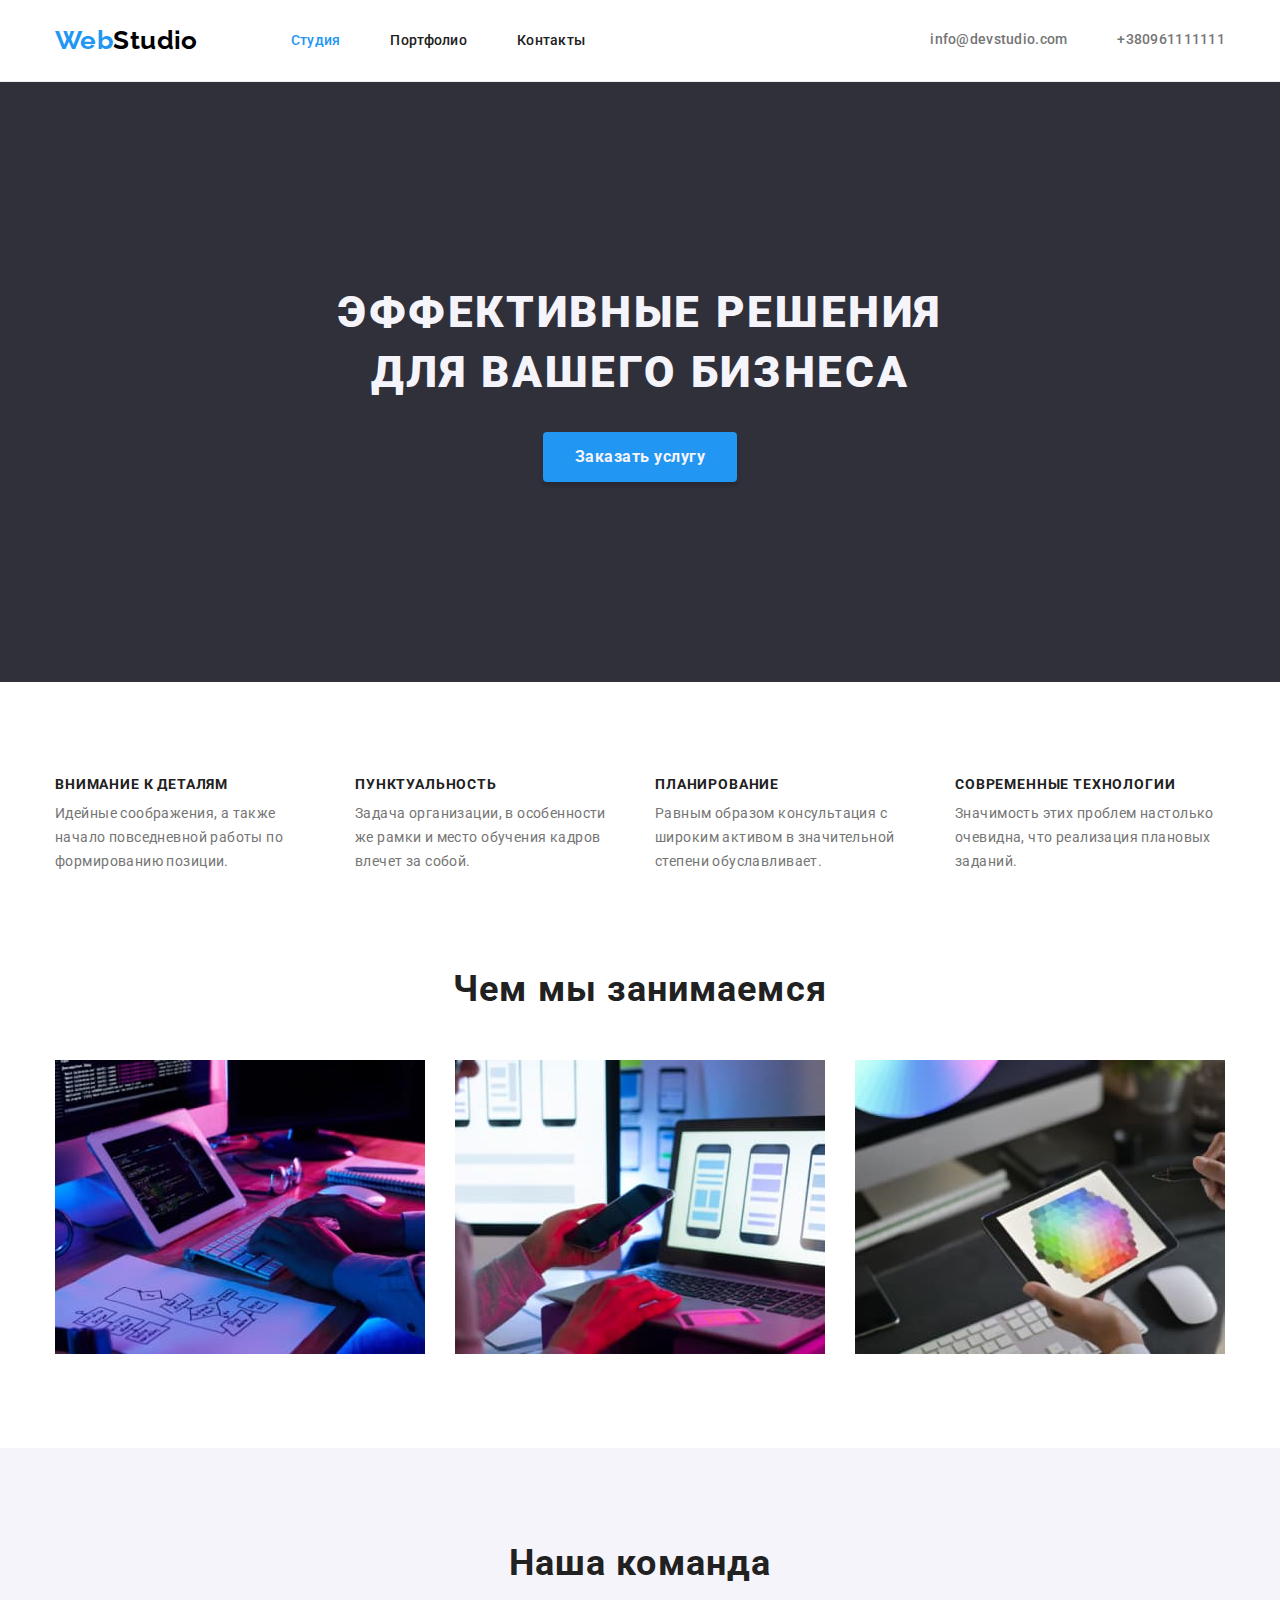
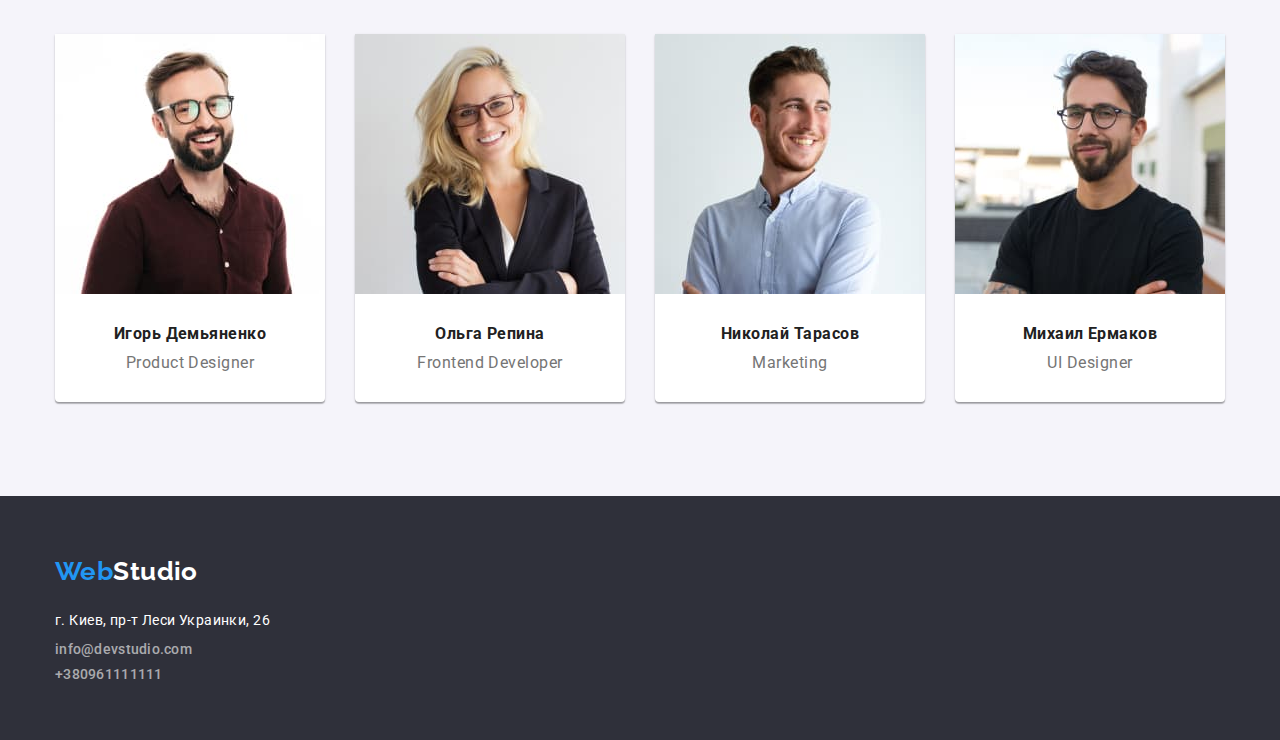
<file: index.html>
<!DOCTYPE html>
<html lang="ru">

<head>
    <meta charset="UTF-8" />
    <meta http-equiv="X-UA-Compatible" content="IE=edge" />
    <meta name="viewport" content="width=device-width, initial-scale=1.0" />
    <title>WebStudio</title>
    <link rel="stylesheet" href="https://cdnjs.cloudflare.com/ajax/libs/modern-normalize/1.0.0/modern-normalize.min.css" />
    <link rel="preconnect" href="https://fonts.googleapis.com" />
    <link rel="preconnect" href="https://fonts.gstatic.com" crossorigin />
    <link href="https://fonts.googleapis.com/css2?family=Raleway:wght@700&family=Roboto:wght@400;500;700;900&display=swap" rel="stylesheet" />
    <link rel="stylesheet" href="./css/styles.css" />
</head>

<body>
    <!--Шапка-->
    <header class="header">
        <div class="header__container _container">
            <div class="header__main">
                <a href="./index.html" class="header__logo" lang="en">Web<span class="header__logo__dus">Studio</span></a
                    >
                    <div class="header__menu menu">
                        <nav class="menu__body">
                            <ul class="menu__list">
                                <li class="menu__item">
                                    <a
                                        href="./index.html"
                                        class="menu-link current"
                                        >Студия</a
                                    >
                                </li>
                                <li class="menu__item">
                                    <a href="./portfolio.html" class="menu-link"
                                        >Портфолио</a
                                    >
                                </li>
                                <li class="menu__item">
                                    <a href="./contacts.html" class="menu-link"
                                        >Контакты</a
                                    >
                                </li>
                            </ul>
                        </nav>
                    </div>
                </div>

                <ul class="header-contacts__list">
                    <li class="header__contacts__item">
                        <a
                            href="mailto:info@devstudio.com"
                            class="header-contacts__link"
                            >info@devstudio.com</a
                        >
                    </li>
                    <li class="header__contacts__item">
                        <a
                            href="tel:+380961111111"
                            class="header-contacts__link"
                            >+380961111111</a
                        >
                    </li>
                </ul>
            </div>
        </header>
        <main>
            <!--Главная-->
            <section class="hero">
                <div class="hero__container _container">
                    <h1 class="hero__title">
                        Эффективные решения <br />
                        для вашего бизнеса
                    </h1>
                    <button type="button" class="hero-btn">
                        Заказать услугу
                    </button>
                </div>
            </section>

            <!--Особенности-->
            <section class="features__section">
                <div class="features__container _container">
                    <h2 class="visually-hidden">Особенности</h2>
                    <ul class="features__list">
                        <li class="features__item">
                            <h3 class="features__title">Внимание к деталям</h3>
                            <p class="features__text">
                                Идейные соображения, а также начало повседневной
                                работы по формированию позиции.
                            </p>
                        </li>
                        <li class="features__item">
                            <h3 class="features__title">Пунктуальность</h3>
                            <p class="features__text">
                                Задача организации, в особенности же рамки и
                                место обучения кадров влечет за собой.
                            </p>
                        </li>
                        <li class="features__item">
                            <h3 class="features__title">Планирование</h3>
                            <p class="features__text">
                                Равным образом консультация с широким активом в
                                значительной степени обуславливает.
                            </p>
                        </li>
                        <li class="features__item">
                            <h3 class="features__title">
                                Современные технологии
                            </h3>
                            <p class="features__text">
                                Значимость этих проблем настолько очевидна, что
                                реализация плановых заданий.
                            </p>
                        </li>
                    </ul>
                </div>
            </section>

            <!--Чем мы занимаемся-->
            <section class="whatwedo__section">
                <div class="whatwedo__container _container">
                    <h2 class="whatwedo__title">Чем мы занимаемся</h2>
                    <ul class="whatwedo__list">
                        <li class="whatwedo__item">
                            <img
                                src="./img/box_1.jpg"
                                alt="Верстка"
                                width="370"
                            />
                        </li>
                        <li class="whatwedo__item">
                            <img
                                src="./img/box_2.jpg"
                                alt="Мобильный дизайн"
                                width="370"
                            />
                        </li>
                        <li class="whatwedo__item">
                            <img
                                src="./img/box_3.jpg"
                                alt="UI дизайн"
                                width="370"
                            />
                        </li>
                    </ul>
                </div>
            </section>

            <!--Команда-->
            <section class="team__section">
                <div class="team__container _container">
                    <h2 class="our__team__title">Наша команда</h2>
                    <ul class="team__list">
                        <li class="team__item">
                            <img
                                src="./img/team_card_1.jpg"
                                alt="Игорь Демьяненко"
                                width="270"
                            />
                            <div class="team__card">
                                <h3 class="team__title">Игорь Демьяненко</h3>
                                <p class="team__text" lang="en">
                                    Product Designer
                                </p>
                            </div>
                        </li>
                        <li class="team__item">
                            <img
                                src="./img/team_card_2.jpg"
                                alt="Ольга Репина"
                                width="270"
                            />
                            <div class="team__card">
                                <h3 class="team__title">Ольга Репина</h3>
                                <p class="team__text" lang="en">
                                    Frontend Developer
                                </p>
                            </div>
                        </li>
                        <li class="team__item">
                            <img
                                src="./img/team_card_3.jpg"
                                alt="Николай Тарасов"
                                width="270"
                            />
                            <div class="team__card">
                                <h3 class="team__title">Николай Тарасов</h3>
                                <p class="team__text" lang="en">Marketing</p>
                            </div>
                        </li>
                        <li class="team__item">
                            <img
                                src="./img/team_card_4.jpg"
                                alt="Михаил Ермаков"
                                width="270"
                            />
                            <div class="team__card">
                                <h3 class="team__title">Михаил Ермаков</h3>
                                <p class="team__text" lang="en">UI Designer</p>
                            </div>
                        </li>
                    </ul>
                </div>
            </section>
        </main>

        <!--Подвал-->
        <footer class="footer">
            <div class="footer__container _container">
                <a href="./index.html" class="footer__logo" lang="en"
                    >Web<span class="footer__logo__dus">Studio</span></a
                >
                <address class="address">
                    <ul class="footer__contacts__list">
                        <li class="map__item">
                            <a
                                class="map"
                                href="https://goo.gl/maps/jN3i5GPrGZGy4SyUA"
                                target="_blank"
                                rel="noopener noreferrer nofollow"
                                >г. Киев, пр-т Леси Украинки, 26</a
                            >
                        </li>

                        <li class="footer__contacts__item">
                            <a
                                class="footer__contacts__link"
                                href="mailto:info@devstudio.com"
                                >info@devstudio.com</a
                            >
                        </li>
                        <li class="footer__contacts__item">
                            <a
                                class="footer__contacts__link"
                                href="tel:+380961111111"
                                >+380961111111</a
                            >
                        </li>
                    </ul>
                </address>
            </div>
        </footer>
    </body>
</html>
</file>
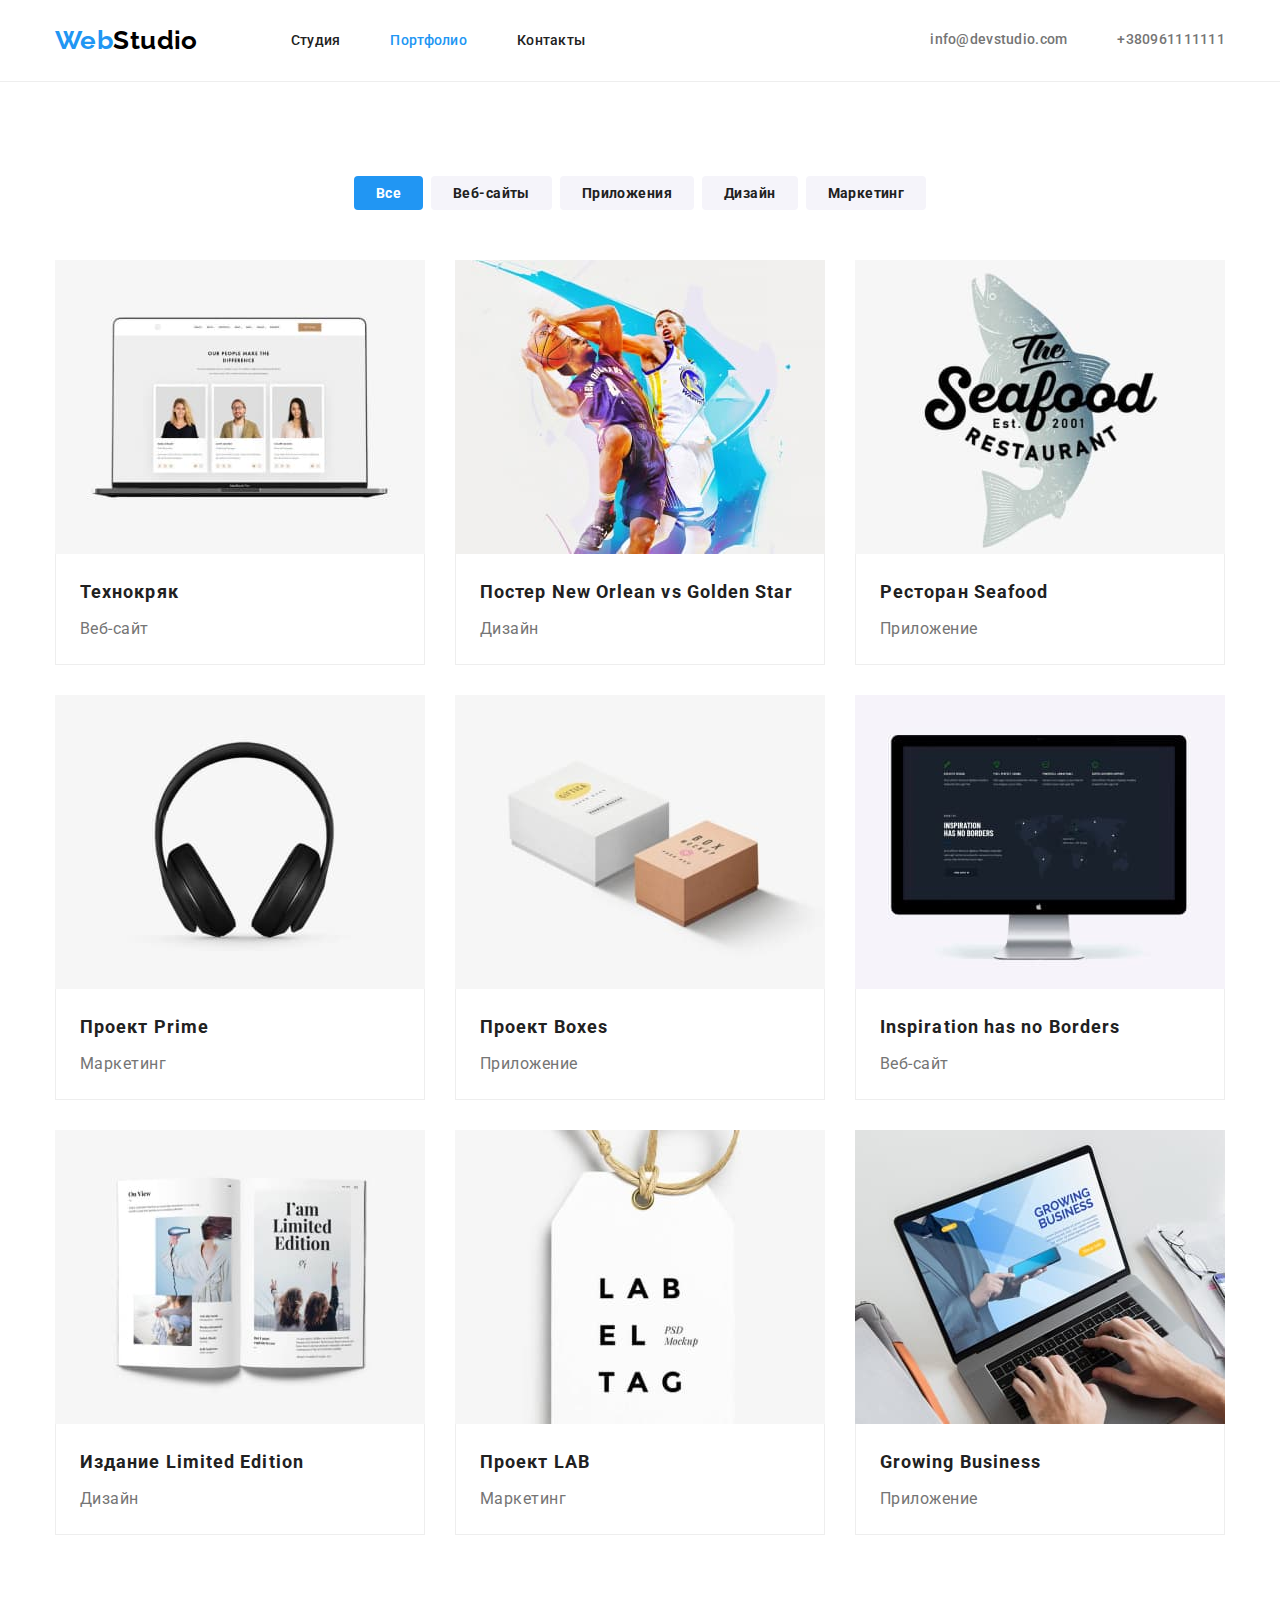
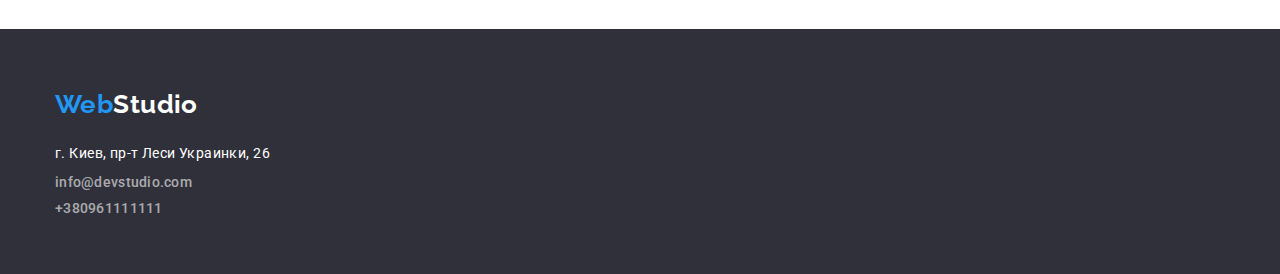
<file: portfolio.html>
<!DOCTYPE html>
<html lang="ru">

<head>
    <meta charset="UTF-8" />
    <meta http-equiv="X-UA-Compatible" content="IE=edge" />
    <meta name="viewport" content="width=device-width, initial-scale=1.0" />
    <title>WebStudio</title>
    <link rel="stylesheet" href="https://cdnjs.cloudflare.com/ajax/libs/modern-normalize/1.0.0/modern-normalize.min.css" />
    <link rel="preconnect" href="https://fonts.googleapis.com" />
    <link rel="preconnect" href="https://fonts.gstatic.com" crossorigin />
    <link href="https://fonts.googleapis.com/css2?family=Raleway:wght@700&family=Roboto:wght@400;500;700;900&display=swap" rel="stylesheet" />
    <link rel="stylesheet" href="./css/styles.css" />
</head>

<body>
    <!--Шапка-->
    <header class="header">
        <div class="header__container _container">
            <div class="header__main">
                <a href="./index.html" class="header__logo" lang="en">Web<span class="header__logo__dus">Studio</span></a
                    >
                    <div class="header__menu menu">
                        <nav class="menu__body">
                            <ul class="menu__list">
                                <li class="menu__item">
                                    <a
                                        href="./index.html"
                                        class="menu-link"
                                        >Студия</a
                                    >
                                </li>
                                <li class="menu__item">
                                    <a href="./portfolio.html" class="menu-link current"
                                        >Портфолио</a
                                    >
                                </li>
                                <li class="menu__item">
                                    <a href="./contacts.html" class="menu-link"
                                        >Контакты</a
                                    >
                                </li>
                            </ul>
                        </nav>
                    </div>
                </div>

                <ul class="header-contacts__list">
                    <li class="header__contacts__item">
                        <a
                            href="mailto:info@devstudio.com"
                            class="header-contacts__link"
                            >info@devstudio.com</a
                        >
                    </li>
                    <li class="header__contacts__item">
                        <a
                            href="tel:+380961111111"
                            class="header-contacts__link"
                            >+380961111111</a
                        >
                    </li>
                </ul>
            </div>
        </header>
        <main>
            <!--Кнопки портфолио-->
            <section class="portfolio section">
                <div class="portfolio__container _container">
                    <h1 class="visually-hidden ">Портфолио</h1>
                    <ul class="portfolio__list">
                        <li class="portfolio__item">
                            <button type="button" class="portfolio-btn active">
                                Все
                            </button>
                        </li>
                        <li class="portfolio__item">
                            <button type="button" class="portfolio-btn">
                                Веб-сайты
                            </button>
                        </li>
                        <li class="portfolio__item">
                            <button type="button" class="portfolio-btn">
                                Приложения
                            </button>
                        </li>
                        <li class="portfolio__item">
                            <button type="button" class="portfolio-btn">
                                Дизайн
                            </button>
                        </li>
                        <li class="portfolio__item">
                            <button type="button" class="portfolio-btn">
                                Маркетинг
                            </button>
                        </li>
                    </ul>
                

                <!--Продукты-->

                    <ul class="product__list">
                        <li class="product__item">
                            
                                <img
                                    src="./img/technocryack.jpg"
                                    alt="технокряк"
                                    width="370"/>
                            
                            <div class="products__card">
                                <h2 class="product__title">Технокряк</h2>
                                <p class="product__text">Веб-сайт</p>
                            </div>
                        </li>
                        <li class="product__item">
                            <img src="./img/poster.jpg" alt="постер" width="370" />
                            <div class="products__card">
                                <h2 class="product__title">
                                    Постер
                                    <span lang="en">New Orlean vs Golden Star</span>
                                </h2>
                                <p class="product__text">Дизайн</p>
                            </div>
                        </li>
                        <li class="product__item">
                            <img
                                src="./img/seafood.jpg"
                                alt="ресторан"
                                width="370"/>
                            <div class="products__card">
                                <h2 class="product__title">
                                    Ресторан <span lang="en">Seafood</span>
                                </h2>
                                <p class="product__text">Приложение</p>
                            </div>
                        </li>
                        <li class="product__item">
                            <img
                                src="./img/project_prime.jpg"
                                alt="прайм"
                                width="370"/>
                            <div class="products__card">
                                <h2 class="product__title">
                                    Проект <span lang="en">Prime</span>
                                </h2>
                                <p class="product__text">Маркетинг</p>
                            </div>
                        </li>
                        <li class="product__item">
                            <img src="./img/boxes.jpg" alt="коробки" width="370" />
                            <div class="products__card">
                                <h2 class="product__title">
                                    Проект <span lang="en">Boxes</span>
                                </h2>
                                <p class="product__text">Приложение</p>
                            </div>
                        </li>
                        <li class="product__item">
                            <img
                                src="./img/borders.jpg"
                                alt="borders"
                                width="370"/>
                            <div class="products__card">
                                <h2 class="product__title" lang="en">
                                    Inspiration has no Borders
                                </h2>
                                <p class="product__text">Веб-сайт</p>
                            </div>
                        </li>
                        <li class="product__item">
                            <img
                                src="./img/limited_edition.jpg"
                                alt="издание"
                                width="370"/>
                            <div class="products__card">
                                <h2 class="product__title">
                                    Издание <span lang="en">Limited Edition</span>
                                </h2>
                                <p class="product__text">Дизайн</p>
                            </div>
                        </li>
                        <li class="product__item">
                            <img
                                src="./img/project_lab.jpg"
                                alt="lab"
                                width="370"/>
                            <div class="products__card">
                                <h2 class="product__title">
                                    Проект <span lang="en">LAB</span>
                                </h2>
                                <p class="product__text">Маркетинг</p>
                            </div>    
                        </li>
                        <li class="product__item">
                            <img
                                src="./img/growing_business.jpg"
                                alt="бизнес"
                                width="370"/>
                            <div class="products__card">
                                <h2 class="product__title" lang="en">
                                    Growing Business
                                </h2>
                                <p class="product__text">Приложение</p>
                            </div>
                        </li>
                    </ul>
                </div>
            </section>
        </main>

        <!--Подвал-->
        <footer class="footer">
        <div class="footer__container _container">
            <a href="./index.html" class="footer__logo" lang="en">Web<span class="footer__logo__dus">Studio</span></a
          >
          <address class="address">
            <ul class="footer__contacts__list">
              <li class="map__item">
                <a
                  class="map"
                  href="https://goo.gl/maps/jN3i5GPrGZGy4SyUA"
                  target="_blank"
                  rel="noopener noreferrer nofollow"
                  >г. Киев, пр-т Леси Украинки, 26</a
                >
              </li>

              <li class="footer__contacts__item">
                <a class="footer__contacts__link" href="mailto:info@devstudio.com"
                  >info@devstudio.com</a
                >
              </li>
              <li class="footer__contacts__item">
                <a class="footer__contacts__link" href="tel:+380961111111">+380961111111</a>
                </li>
                </ul>
            </div>
            </address>
            </footer>
</body>

</html>
</file>
<file: css/styles.css>
:root {
    --primary-text-color: #757575;
    --title-text-color: #212121;
    --accent-color: #2196f3;
    --primary-white-color: #ffffff;
    --secondary-bg-color: #f5f4fa;
    --first-bg-color: #2f303a;
    --footer-address-color: rgba(255, 255, 255, 0.6);
    --header-logo-dark-color: #000000;
    --hero-btn-hover-color: #188ce8;
    --border-color: #eeeeee;
}

body {
    background-color: var(--primary-white-color);
    color: var(--primary-text-color);
    font-family: "Roboto", sans-serif;
    font-size: 14px;
    line-height: 1.71;
    letter-spacing: 0.03em;
}

ul {
    padding: 0px;
    margin: 0px;
}

h1,
h2,
h3,
h4,
h5,
h6 {
    margin: 0px;
}

p {
    margin: 0px;
}


/*new style*/

._container {
    margin-left: auto;
    margin-right: auto;
    width: 1200px;
    padding-left: 15px;
    padding-right: 15px;
}

.section {
    padding-top: 94px;
    padding-bottom: 94px;
}


/*header*/

.header {
    display: flex;
    align-items: center;
    border-bottom: 1px solid var(--border-color);
}

.header__container {
    display: flex;
}

.header__main {
    display: flex;
    margin-right: auto;
    align-items: center;
}

.header__logo {
    color: var(--title-text-color);
    font-family: "Raleway";
    font-weight: bold;
    font-size: 26px;
    line-height: 1.19;
    text-decoration: none;
    color: var(--accent-color);
    margin-right: 93px;
}

.header__logo__dus {
    font-family: "Raleway", sans-serif;
    font-weight: 700;
    color: var(--header-logo-dark-color);
}

.header__menu {
    display: flex;
}

.menu {}

.menu__body {}

.menu__list {
    list-style: none;
    display: flex;
}

.menu__item {
    margin-right: 50px;
}

.menu__item:last-child {
    margin-right: 0px;
}

.menu-link {
    display: block;
    padding: 32px 0;
    color: var(--title-text-color);
    font-weight: 500;
    font-size: 14px;
    line-height: 1.2;
    letter-spacing: 0.02em;
    text-decoration: none;
}

.menu-link:hover,
.menu-link:focus {
    color: var(--accent-color);
}

.current {
    color: var(--accent-color);
}

.header__contacts__item {
    margin-right: 50px;
}

.header__contacts__item:last-child {
    margin-right: 0px;
}

.header-contacts__list {
    list-style: none;
    display: flex;
    align-items: center;
}

.header-contacts__link {
    color: var(--primary-text-color);
    font-weight: 500;
    font-size: 14px;
    line-height: 16px;
    letter-spacing: 0.02em;
    text-decoration: none;
    padding: 32px 0;
}

.header-contacts__link:hover,
.header-contacts__link:focus {
    color: var(--accent-color);
}


/*hero*/

.hero {
    background-color: var(--first-bg-color);
    text-align: center;
    padding-top: 200px;
    padding-bottom: 200px;
}

.hero__container {}

.hero__title {
    font-weight: 900;
    font-size: 44px;
    line-height: 60px;
    text-align: center;
    letter-spacing: 0.06em;
    text-transform: uppercase;
    color: var(--secondary-bg-color);
    margin-bottom: 30px;
}


/*hero button*/

.hero-btn {
    color: var(--primary-white-color);
    font-weight: 700;
    font-size: 16px;
    line-height: 1.875;
    letter-spacing: 0.06em;
    text-decoration: none;
}

.hero-btn {
    background-color: var(--accent-color);
    padding: 10px 32px;
    border: 0px;
    border-radius: 4px;
    font-weight: bold;
    font-size: 16px;
    line-height: 30px;
    letter-spacing: 0.03em;
    color: var(--secondary-bg-color);
    font-family: inherit;
    cursor: pointer;
    box-shadow: 0px 4px 4px rgba(0, 0, 0, 0.15);
}

.hero-btn:hover,
.hero-btn:focus {
    background-color: var(--hero-btn-hover-color);
}


/*features*/

.features__section {
    padding-top: 94px;
    padding-bottom: 94px;
}

.features__container {}

.visually-hidden {
    position: absolute;
    width: 1px;
    height: 1px;
    margin: -1px;
    border: 0;
    padding: 0;
    white-space: nowrap;
    clip-path: inset(100%);
    clip: rect(0 0 0 0);
    overflow: hidden;
}

.features__list {
    list-style: none;
    display: flex;
    margin: -15px;
}

.features__item {
    text-decoration: none;
    margin: 15px;
    flex-basis: calc((100% - 3 * 30px) / 4);
}

.features__title {
    font-weight: bold;
    font-size: 14px;
    line-height: 16px;
    letter-spacing: 0.06em;
    text-transform: uppercase;
    color: var(--title-text-color);
    margin-bottom: 10px;
}

.features__text {
    font-family: Roboto;
    font-size: 14px;
    line-height: 1.71;
    letter-spacing: 0.03em;
    color: var(--primary-text-color);
}


/*whatwedo*/

.whatwedo__section {
    padding-bottom: 94px;
}

.whatwedo__container {}

.whatwedo__title {
    font-weight: bold;
    font-size: 36px;
    line-height: 42px;
    letter-spacing: 0.03em;
    color: var(--title-text-color);
    text-align: center;
    margin-bottom: 50px;
}

.whatwedo__list {
    list-style: none;
    display: flex;
}

.whatwedo__item {
    margin-right: 30px;
}

.whatwedo__item:last-child {
    margin-right: 0px;
}

.whatwedo__item img {
    display: block;
    max-width: 100%;
    height: auto;
}


/*team*/

.team__section {
    background-color: var(--secondary-bg-color);
    padding-top: 94px;
    padding-bottom: 94px;
}

.team__container {
    margin-left: auto;
    margin-right: auto;
    width: 1200px;
    padding-left: 15px;
    padding-right: 15px;
}

.our__team__title {
    font-weight: bold;
    font-size: 36px;
    line-height: 42px;
    text-align: center;
    letter-spacing: 0.03em;
    color: var(--title-text-color);
    margin-bottom: 50px;
}

.team__list {
    list-style: none;
    display: flex;
}

.team__item {
    margin-right: 30px;
    background-color: var(--primary-white-color);
    width: 270px;
    border-radius: 0px 0px 4px 4px;
    box-shadow: 0px 1px 3px rgba(0, 0, 0, 0.12), 0px 1px 1px rgba(0, 0, 0, 0.14), 0px 2px 1px rgba(0, 0, 0, 0.2);
    text-align: center;
}

.team__item:last-child {
    margin-right: 0px;
}

.team__item img {
    display: block;
    max-width: 100%;
    height: auto;
}

.team__card {
    padding-top: 30px;
    padding-bottom: 30px;
}

.team__title {
    font-size: 16px;
    line-height: 19px;
    text-align: center;
    margin-bottom: 10px;
    letter-spacing: 0.03em;
    color: var(--title-text-color);
}

.team__text {
    font-size: 16px;
    line-height: 19px;
    letter-spacing: 0.03em;
    text-align: center;
}


/*footer*/

.footer {
    background-color: var(--first-bg-color);
    padding-top: 60px;
    padding-bottom: 57px;
}

.footer__container {}

.footer__logo {
    color: var(--title-text-color);
    font-family: "Raleway";
    font-weight: bold;
    font-size: 26px;
    line-height: 1.19;
    text-decoration: none;
    color: var(--accent-color);
}

.footer__logo__dus {
    font-family: "Raleway", sans-serif;
    font-weight: 700;
    color: var(--primary-white-color);
}

.address {
    margin-top: 20px;
}

.footer__contacts__list {
    color: rgba(255, 255, 255, 0.6);
    font-weight: 500;
    font-size: 14px;
    line-height: 1.2;
    list-style: none;
    font-style: normal;
}

.map__item {}

.map {
    font-style: normal;
    font-weight: normal;
    font-size: 14px;
    line-height: 24px;
    letter-spacing: 0.03em;
    color: var(--primary-white-color);
    text-decoration: none;
}

.footer__contacts__item {
    color: var(--footer-address-color);
    font-weight: 500;
    font-size: 14px;
    line-height: 1.2;
    list-style: none;
    font-style: normal;
    text-decoration: none;
    margin-top: 9px;
}

.footer__contacts__link {
    color: var(--footer-address-color);
    font-weight: 500;
    font-size: 14px;
    line-height: 16px;
    letter-spacing: 0.02em;
    text-decoration: none;
}

.footer__contacts__link:hover,
.footer__contacts__link:focus {
    color: var(--accent-color);
}


/*Portfolio*/

.portfolio.section {}

.portfolio__list {
    list-style: none;
    display: flex;
    justify-content: center;
    margin-bottom: 50px;
}

.portfolio__item {
    margin-right: 8px;
}

.portfolio__item:last-child {
    margin-right: 0px;
}

.portfolio-btn {
    font-weight: 500;
    line-height: 1.62;
    text-align: center;
    letter-spacing: 0.03em;
    background-color: var(--secondary-bg-color);
    padding: 6px 22px;
    border: 0px;
    border-radius: 4px;
    font-weight: bold;
    color: var(--title-text-color);
    font-family: inherit;
    cursor: pointer;
}

.portfolio-btn:hover,
.portfolio-btn:focus {
    color: var(--primary-white-color);
    background-color: var(--hero-btn-hover-color);
    box-shadow: 0px 4px 4px rgba(0, 0, 0, 0.15);
}

.active {
    color: var(--primary-white-color);
    background-color: var(--accent-color);
}

.product__container {}

.product__list {
    list-style: none;
    display: flex;
    flex-wrap: wrap;
    margin-top: -30px;
}

.products__card {
    padding: 20px 24px 20px 24px;
    border: 1px solid var(--border-color);
    border-top: none;
}

.product__item {
    margin-right: 30px;
    margin-top: 30px;
}

.product__item:nth-child(3n + 3) {
    margin-right: 0px;
}

.product__title {
    font-weight: bold;
    font-size: 18px;
    line-height: 2;
    letter-spacing: 0.06em;
    color: var(--title-text-color);
    margin-bottom: 4px;
}

.product__text {
    font-size: 16px;
    line-height: 30px;
    letter-spacing: 0.03em;
    color: var(--primary-text-color);
}

.product__item img {
    display: block;
    max-width: 100%;
    height: auto;
}
</file>
